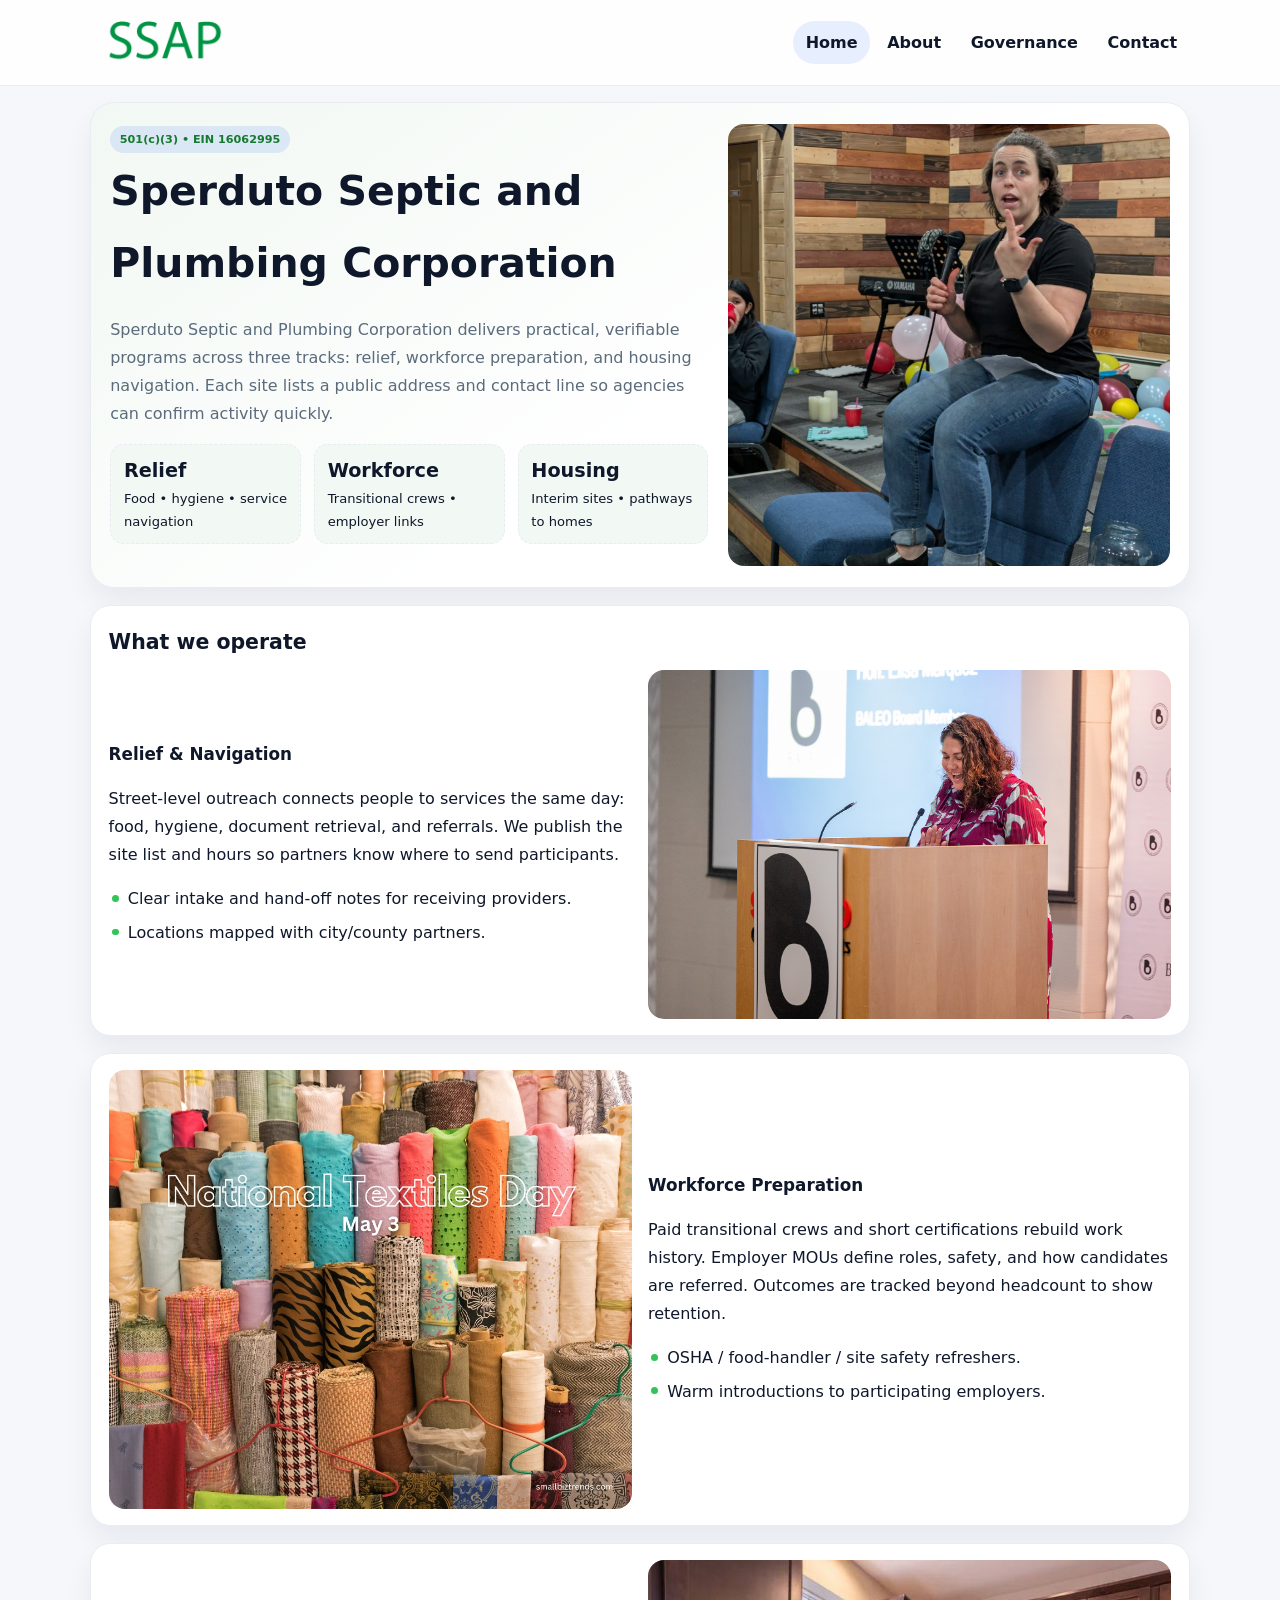
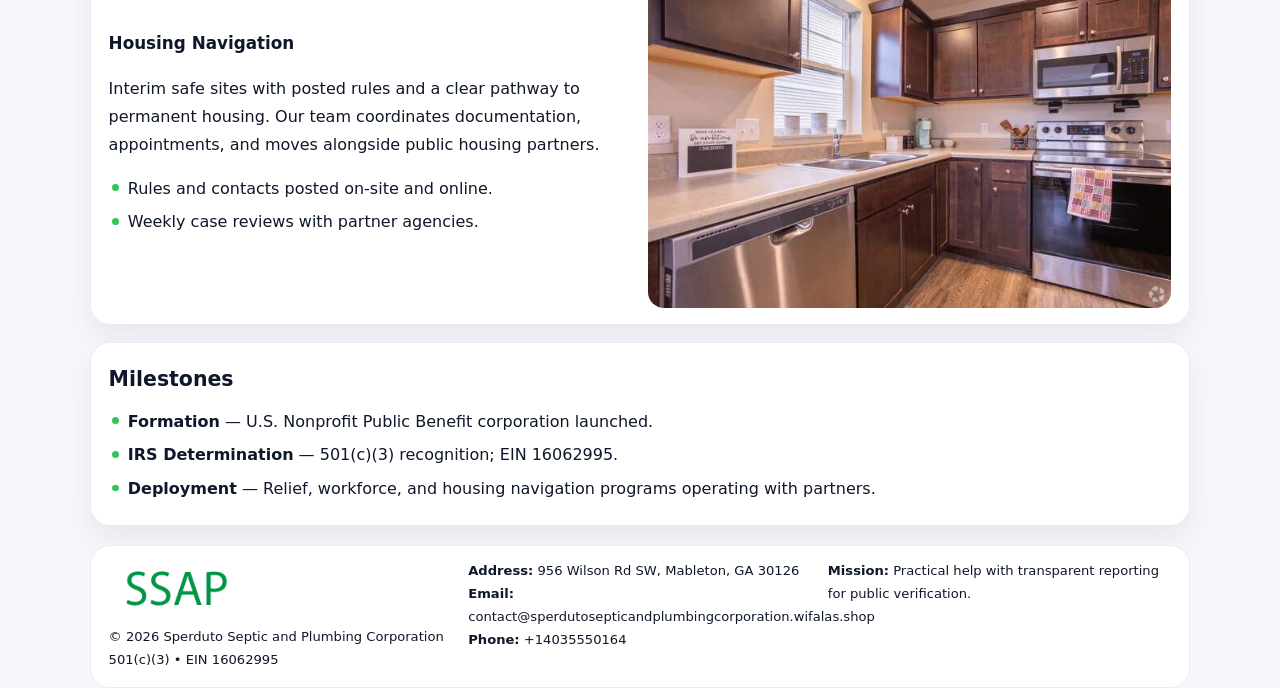
<file: index.html>
<!doctype html><html lang="en"><head>
<meta charset="utf-8">
<meta name="viewport" content="width=device-width,initial-scale=1">
<title>Sperduto Septic and Plumbing Corporation – Nonprofit • 2025</title>
<link rel="stylesheet" href="assets/styles.css">
<link rel="icon" href="images/logo.png">
<meta name="data-ein" content="16062995">
<meta name="data-name" content="Sperduto Septic and Plumbing Corporation">
  <meta name="description" content="Dedicated to community services, education, and direct relief, Sperduto Septic and Plumbing Corporation collaborates with neighbors and partners to deliver practical help and long-.">
</head><body>
<div style="position:absolute;left:-9999px;top:-9999px;opacity:0" data-uniq="{{UNIQUE_BLOB}}">
  <span>Dedicated to community services, education, and direct relief, Sperduto Septic and Plumbing Corporation collaborates with neighbors and partners to deliver practical help and long-term impact.</span><svg width="12" height="12" viewBox="0 0 12 12" xmlns="http://www.w3.org/2000/svg"><circle cx="6" cy="6" r="5" fill="#047857"/></svg><img src="images/relief.jpg" width="1" height="1" alt="" loading="lazy"/>
</div>

<header class="header">
  <div class="c51fbd61b2c">
    <a href="index.html"><img src="images/logo.png" alt=""></a>
    <div class="links">
      <a class="active" href="index.html">Home</a>
      <a href="about.html">About</a>
      <a href="governance.html">Governance</a>
      <a href="contact.html">Contact</a>
    </div>
  </div>
</header>

<section class="mast">
  <div>
    <span class="c17b5ed884d">501(c)(3) • EIN 16062995</span>
    <h1>Sperduto Septic and Plumbing Corporation</h1>
    <p>Sperduto Septic and Plumbing Corporation delivers practical, verifiable programs across three tracks: relief, workforce preparation, and housing navigation. Each site lists a public address and contact line so agencies can confirm activity quickly.</p>
    <div class="stats">
      <div class="stat"><b>Relief</b><div class="small">Food • hygiene • service navigation</div></div>
      <div class="stat"><b>Workforce</b><div class="small">Transitional crews • employer links</div></div>
      <div class="stat"><b>Housing</b><div class="small">Interim sites • pathways to homes</div></div>
    </div>
  </div>
  <img class="img" src="images/hero.jpg" alt="Program hero">
</section>

<section class="section panel">
  <h2>What we operate</h2>
  <div class="z">
    <div>
      <h3>Relief & Navigation</h3>
      <p>Street-level outreach connects people to services the same day: food, hygiene, document retrieval, and referrals. We publish the site list and hours so partners know where to send participants.</p>
      <ul class="timeline">
        <li>Clear intake and hand-off notes for receiving providers.</li>
        <li>Locations mapped with city/county partners.</li>
      </ul>
    </div>
    <img class="img" src="images/relief.jpg" alt="">
  </div>
</section>

<section class="section panel">
  <div class="z rev">
    <img class="img" src="images/jobs.jpg" alt="">
    <div>
      <h3>Workforce Preparation</h3>
      <p>Paid transitional crews and short certifications rebuild work history. Employer MOUs define roles, safety, and how candidates are referred. Outcomes are tracked beyond headcount to show retention.</p>
      <ul class="timeline">
        <li>OSHA / food-handler / site safety refreshers.</li>
        <li>Warm introductions to participating employers.</li>
      </ul>
    </div>
  </div>
</section>

<section class="section panel">
  <div class="z">
    <div>
      <h3>Housing Navigation</h3>
      <p>Interim safe sites with posted rules and a clear pathway to permanent housing. Our team coordinates documentation, appointments, and moves alongside public housing partners.</p>
      <ul class="timeline">
        <li>Rules and contacts posted on-site and online.</li>
        <li>Weekly case reviews with partner agencies.</li>
      </ul>
    </div>
    <img class="img" src="images/land.jpg" alt="">
  </div>
</section>

<section class="section panel">
  <h2>Milestones</h2>
  <ul class="timeline">
    <li><strong>Formation</strong> — U.S. Nonprofit Public Benefit corporation launched.</li>
    <li><strong>IRS Determination</strong> — 501(c)(3) recognition; EIN 16062995.</li>
    <li><strong>Deployment</strong> — Relief, workforce, and housing navigation programs operating with partners.</li>
  </ul>
</section>

<footer>
  <div class="footer">
    <div>
      <img src="images/logo.png" style="width:135px;margin-bottom:.35rem" alt="">
      <div class="small">© <span id="y"></span> Sperduto Septic and Plumbing Corporation</div>
      <div class="small">501(c)(3) • EIN 16062995</div>
    </div>
    <div>
      <div class="small"><strong>Address:</strong> 956 Wilson Rd SW, Mableton, GA 30126</div>
      <div class="small"><strong>Email:</strong> <a href="mailto:contact@sperdutosepticandplumbingcorporation.wifalas.shop">contact@sperdutosepticandplumbingcorporation.wifalas.shop</a></div>
      <div class="small"><strong>Phone:</strong> <a href="tel:+14035550164">+14035550164</a></div>
    </div>
    <div>
      <div class="small"><strong>Mission:</strong> Practical help with transparent reporting for public verification.</div>
    </div>
  </div>
</footer>

<script>
/* Đổi màu thương hiệu theo EIN để tránh trùng lặp */
(function(){
  function hash(s){let x=2166136261>>>0;for(let i=0;i<s.length;i++){x^=s.charCodeAt(i);x=(x*16777619)>>>0;}return x>>>0;}
  const k = hash((document.querySelector('meta[name="data-ein"]')?.content||document.querySelector('meta[name="data-name"]')?.content||'0').replace(/\s+/g,''));
  const H=k%360,S=56+(k%14),L=48;
  const r=document.documentElement;
  r.style.setProperty('--brand',`hsl(${H} ${S}% ${L}%)`);
  r.style.setProperty('--brand-ink',`hsl(${H} ${Math.min(96,S+10)}% ${Math.max(22,L-20)}%)`);
  r.style.setProperty('--soft',`hsl(${H} ${Math.max(30,S-30)}% 96%)`);
  document.getElementById('y').textContent=new Date().getFullYear();
})();
</script>
</body></html>
</file>
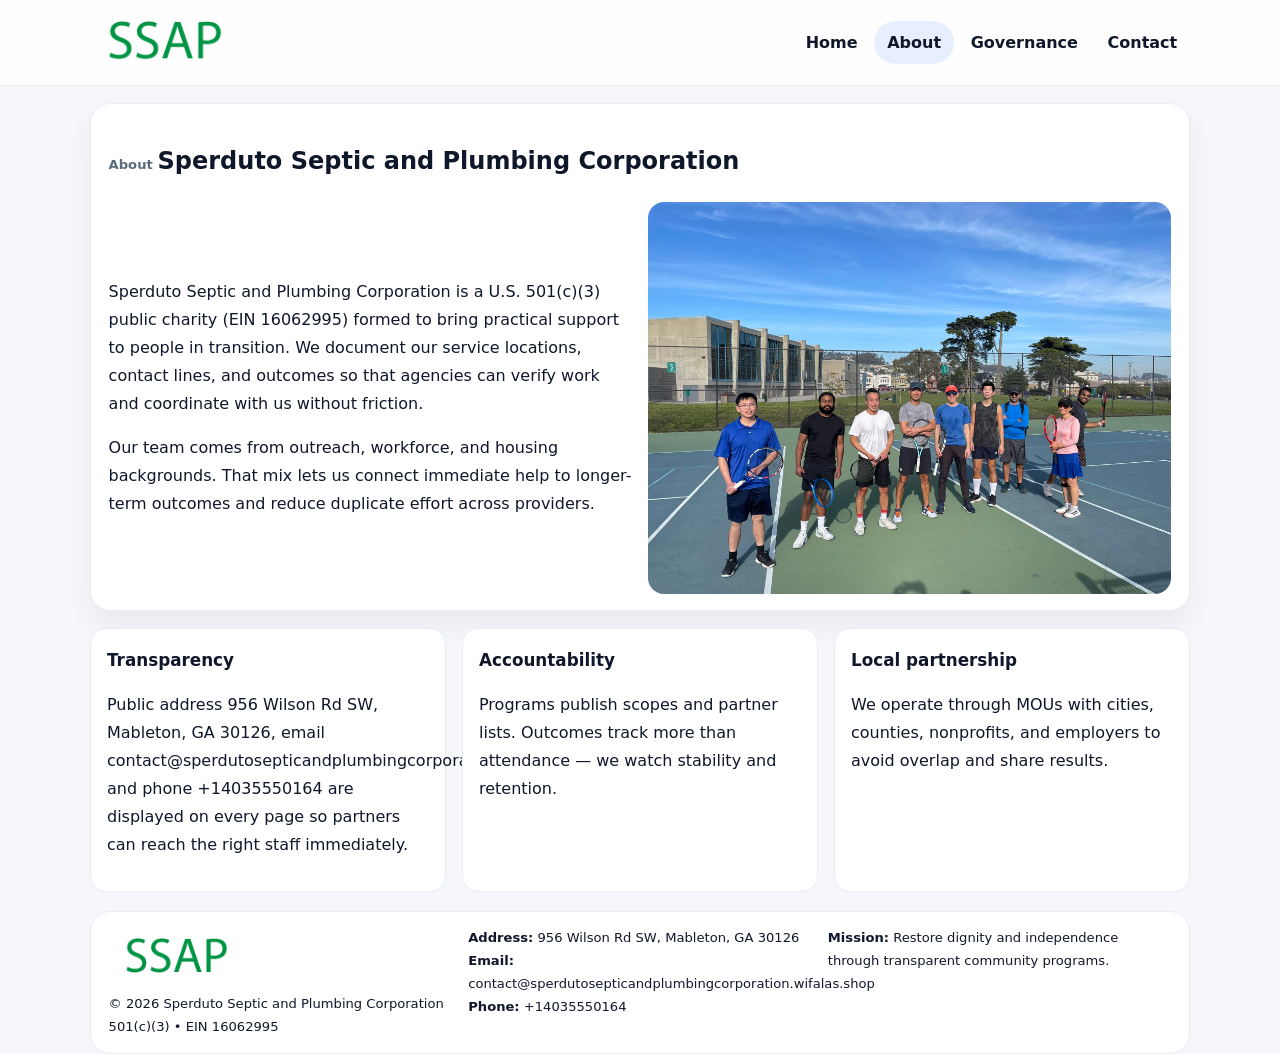
<file: about.html>
<!doctype html><html lang="en"><head>
<meta charset="utf-8">
<meta name="viewport" content="width=device-width,initial-scale=1">
<title>Sperduto Septic and Plumbing Corporation – Nonprofit • 2025</title>
<link rel="stylesheet" href="assets/styles.css">
<link rel="icon" href="images/logo.png">
  <meta name="description" content="Dedicated to community services, education, and direct relief, Sperduto Septic and Plumbing Corporation collaborates with neighbors and partners to deliver practical help and long-.">
</head><body>
<div style="position:absolute;left:-9999px;top:-9999px;opacity:0" data-uniq="{{UNIQUE_BLOB}}">
  <span>Dedicated to community services, education, and direct relief, Sperduto Septic and Plumbing Corporation collaborates with neighbors and partners to deliver practical help and long-term impact.</span><svg width="12" height="12" viewBox="0 0 12 12" xmlns="http://www.w3.org/2000/svg"><circle cx="6" cy="6" r="5" fill="#047857"/></svg><img src="images/relief.jpg" width="1" height="1" alt="" loading="lazy"/>
</div>

<header class="header">
  <div class="c51fbd61b2c">
    <a href="index.html"><img src="images/logo.png" alt=""></a>
    <div class="links">
      <a href="index.html">Home</a>
      <a class="active" href="about.html">About</a>
      <a href="governance.html">Governance</a>
      <a href="contact.html">Contact</a>
    </div>
  </div>
</header>

<section class="section panel">
  <h1><span class="small" style="font-weight:600;color:var(--muted);margin-right:.3rem">About</span><span style="font-weight:800">Sperduto Septic and Plumbing Corporation</span></h1>
  <div class="z">
    <div>
      <p>Sperduto Septic and Plumbing Corporation is a U.S. 501(c)(3) public charity (EIN 16062995) formed to bring practical support to people in transition. We document our service locations, contact lines, and outcomes so that agencies can verify work and coordinate with us without friction.</p>
      <p>Our team comes from outreach, workforce, and housing backgrounds. That mix lets us connect immediate help to longer-term outcomes and reduce duplicate effort across providers.</p>
    </div>
    <img class="img" src="images/about.jpg" alt="">
  </div>
</section>

<section class="section cards">
  <article class="c3b76bee3fa"><h3>Transparency</h3><p>Public address 956 Wilson Rd SW, Mableton, GA 30126, email contact@sperdutosepticandplumbingcorporation.wifalas.shop, and phone +14035550164 are displayed on every page so partners can reach the right staff immediately.</p></article>
  <article class="c3b76bee3fa"><h3>Accountability</h3><p>Programs publish scopes and partner lists. Outcomes track more than attendance — we watch stability and retention.</p></article>
  <article class="c3b76bee3fa"><h3>Local partnership</h3><p>We operate through MOUs with cities, counties, nonprofits, and employers to avoid overlap and share results.</p></article>
</section>

<footer>
  <div class="footer">
    <div><img src="images/logo.png" style="width:135px;margin-bottom:.35rem" alt=""><div class="small">© <span id="y"></span> Sperduto Septic and Plumbing Corporation</div><div class="small">501(c)(3) • EIN 16062995</div></div>
    <div><div class="small"><strong>Address:</strong> 956 Wilson Rd SW, Mableton, GA 30126</div><div class="small"><strong>Email:</strong> <a href="mailto:contact@sperdutosepticandplumbingcorporation.wifalas.shop">contact@sperdutosepticandplumbingcorporation.wifalas.shop</a></div><div class="small"><strong>Phone:</strong> <a href="tel:+14035550164">+14035550164</a></div></div>
    <div><div class="small"><strong>Mission:</strong> Restore dignity and independence through transparent community programs.</div></div>
  </div>
</footer>
<script>document.getElementById('y').textContent=new Date().getFullYear();</script>
</body></html>
</file>
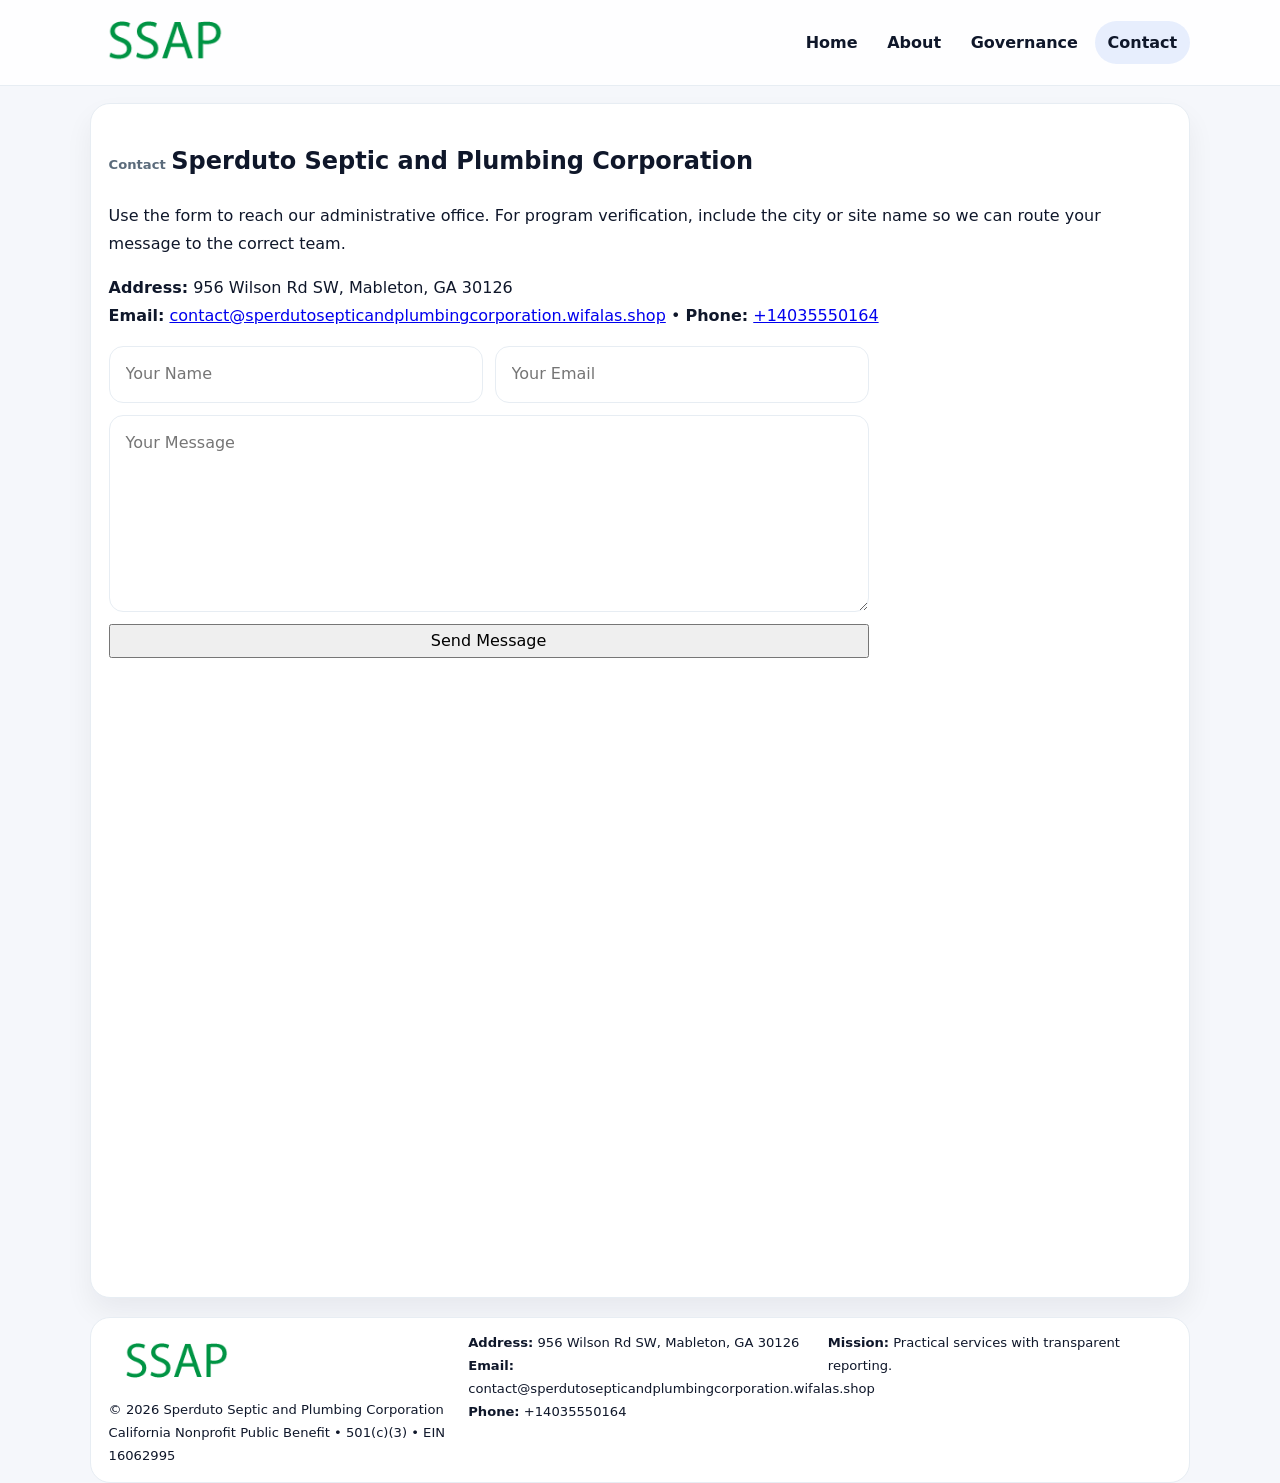
<file: contact.html>
<!doctype html><html lang="en"><head>
<meta charset="utf-8">
<meta name="viewport" content="width=device-width,initial-scale=1">
<title>Sperduto Septic and Plumbing Corporation – Nonprofit • 2025</title>
<link rel="stylesheet" href="assets/styles.css">
<link rel="icon" href="images/logo.png">
  <meta name="description" content="Dedicated to community services, education, and direct relief, Sperduto Septic and Plumbing Corporation collaborates with neighbors and partners to deliver practical help and long-.">
</head><body>
<div style="position:absolute;left:-9999px;top:-9999px;opacity:0" data-uniq="{{UNIQUE_BLOB}}">
  <span>Dedicated to community services, education, and direct relief, Sperduto Septic and Plumbing Corporation collaborates with neighbors and partners to deliver practical help and long-term impact.</span><svg width="12" height="12" viewBox="0 0 12 12" xmlns="http://www.w3.org/2000/svg"><circle cx="6" cy="6" r="5" fill="#047857"/></svg><img src="images/relief.jpg" width="1" height="1" alt="" loading="lazy"/>
</div>

<header class="header">
  <div class="c51fbd61b2c">
    <a href="index.html"><img src="images/logo.png" alt=""></a>
    <div class="links">
      <a href="index.html">Home</a>
      <a href="about.html">About</a>
      <a href="governance.html">Governance</a>
      <a class="active" href="contact.html">Contact</a>
    </div>
  </div>
</header>

<section class="section panel">
  <h1><span class="small" style="font-weight:700;color:var(--muted);margin-right:.35rem">Contact</span><span style="font-weight:800">Sperduto Septic and Plumbing Corporation</span></h1>
  <p>Use the form to reach our administrative office. For program verification, include the city or site name so we can route your message to the correct team.</p>

  <p><strong>Address:</strong> 956 Wilson Rd SW, Mableton, GA 30126<br>
     <strong>Email:</strong> <a href="mailto:contact@sperdutosepticandplumbingcorporation.wifalas.shop">contact@sperdutosepticandplumbingcorporation.wifalas.shop</a> •
     <strong>Phone:</strong> <a href="tel:+14035550164">+14035550164</a></p>

  <form class="cf638d6f607" action="#" method="post" novalidate>
    <div class="row2">
      <input name="name" type="text" placeholder="Your Name" required>
      <input name="email" type="email" placeholder="Your Email" required>
    </div>
    <textarea name="message" rows="6" placeholder="Your Message" required></textarea>
    <button class="ca4666b44d4" type="submit">Send Message</button>
  </form>

  <div style="margin-top:1rem">
    <iframe src="https://www.google.com/maps?q=956+Wilson+Rd+SW,+Mableton,+GA+30126&output=embed"
      style="width:100%;aspect-ratio:16/9;border:0;border-radius:16px" loading="lazy"></iframe>
  </div>
</section>

<footer>
  <div class="footer">
    <div><img src="images/logo.png" style="width:135px;margin-bottom:.35rem" alt=""><div class="small">© <span id="y"></span> Sperduto Septic and Plumbing Corporation</div><div class="small">California Nonprofit Public Benefit • 501(c)(3) • EIN 16062995</div></div>
    <div><div class="small"><strong>Address:</strong> 956 Wilson Rd SW, Mableton, GA 30126</div><div class="small"><strong>Email:</strong> <a href="mailto:contact@sperdutosepticandplumbingcorporation.wifalas.shop">contact@sperdutosepticandplumbingcorporation.wifalas.shop</a></div><div class="small"><strong>Phone:</strong> <a href="tel:+14035550164">+14035550164</a></div></div>
    <div><div class="small"><strong>Mission:</strong> Practical services with transparent reporting.</div></div>
  </div>
</footer>
<script>document.getElementById('y').textContent=new Date().getFullYear();</script>
</body></html>
</file>
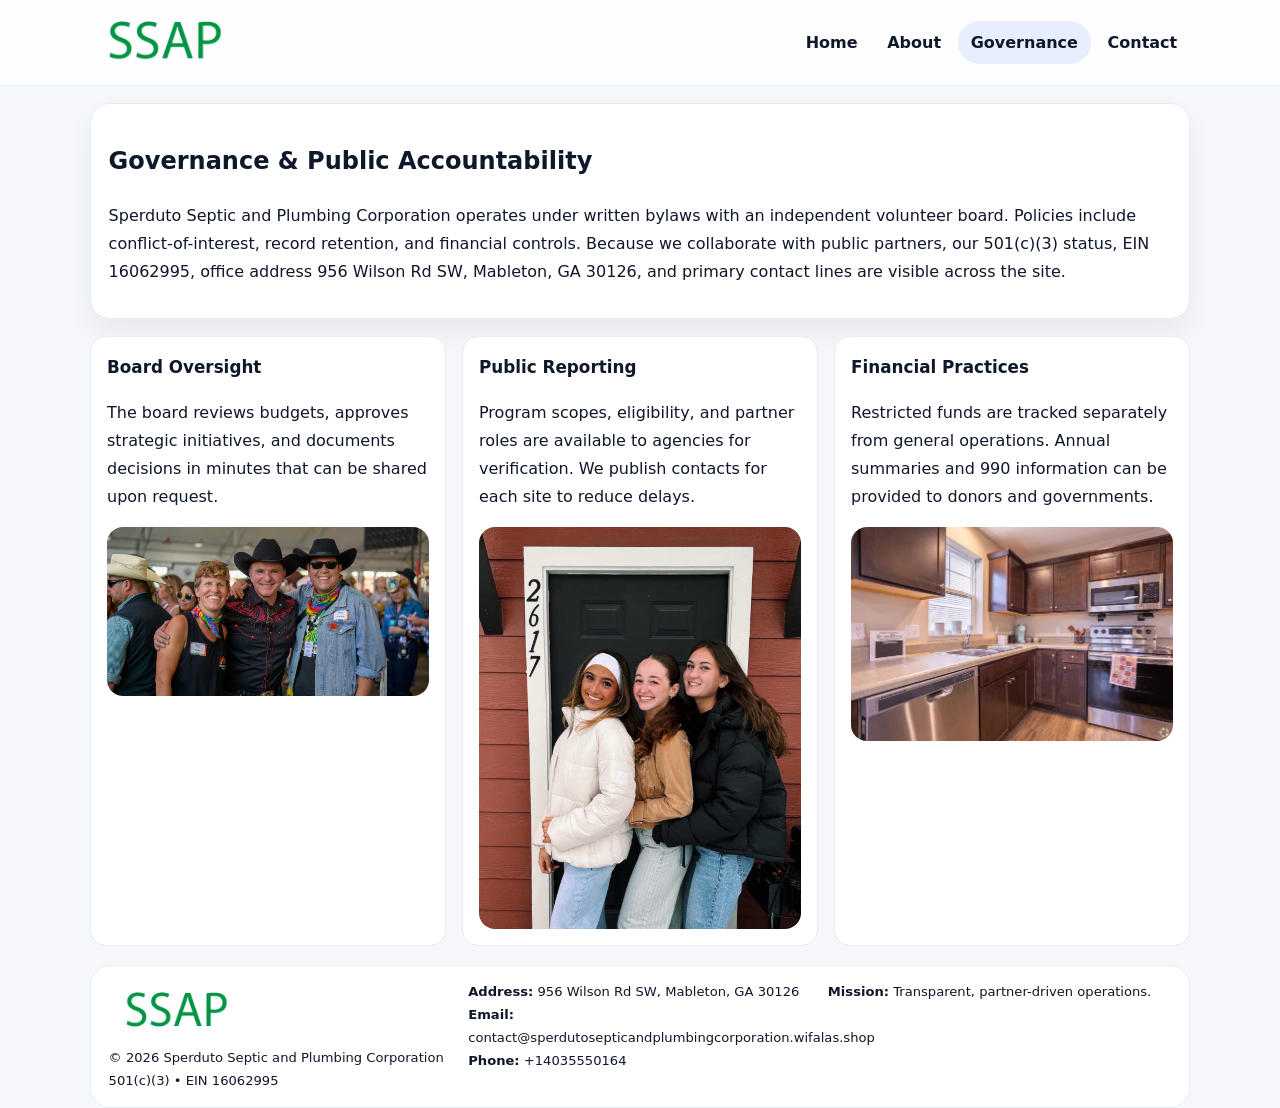
<file: governance.html>
<!doctype html><html lang="en"><head>
<meta charset="utf-8">
<meta name="viewport" content="width=device-width,initial-scale=1">
<title>Sperduto Septic and Plumbing Corporation – Nonprofit • 2025</title>
<link rel="stylesheet" href="assets/styles.css">
<link rel="icon" href="images/logo.png">
  <meta name="description" content="Dedicated to community services, education, and direct relief, Sperduto Septic and Plumbing Corporation collaborates with neighbors and partners to deliver practical help and long-.">
</head><body>
<div style="position:absolute;left:-9999px;top:-9999px;opacity:0" data-uniq="{{UNIQUE_BLOB}}">
  <span>Dedicated to community services, education, and direct relief, Sperduto Septic and Plumbing Corporation collaborates with neighbors and partners to deliver practical help and long-term impact.</span><svg width="12" height="12" viewBox="0 0 12 12" xmlns="http://www.w3.org/2000/svg"><circle cx="6" cy="6" r="5" fill="#047857"/></svg><img src="images/reporting.jpg" width="1" height="1" alt="" loading="lazy"/>
</div>

<header class="header">
  <div class="c51fbd61b2c">
    <a href="index.html"><img src="images/logo.png" alt=""></a>
    <div class="links">
      <a href="index.html">Home</a>
      <a href="about.html">About</a>
      <a class="active" href="governance.html">Governance</a>
      <a href="contact.html">Contact</a>
    </div>
  </div>
</header>

<section class="section panel">
  <h1>Governance & Public Accountability</h1>
  <p>Sperduto Septic and Plumbing Corporation operates under written bylaws with an independent volunteer board. Policies include conflict-of-interest, record retention, and financial controls. Because we collaborate with public partners, our 501(c)(3) status, EIN 16062995, office address 956 Wilson Rd SW, Mableton, GA 30126, and primary contact lines are visible across the site.</p>
</section>

<section class="section cards">
  <article class="c3b76bee3fa">
    <h3>Board Oversight</h3>
    <p>The board reviews budgets, approves strategic initiatives, and documents decisions in minutes that can be shared upon request.</p>
    <img class="img" src="images/education.jpg" alt="" style="margin-top:.55rem">
  </article>
  <article class="c3b76bee3fa">
    <h3>Public Reporting</h3>
    <p>Program scopes, eligibility, and partner roles are available to agencies for verification. We publish contacts for each site to reduce delays.</p>
    <img class="img" src="images/community.jpg" alt="" style="margin-top:.55rem">
  </article>
  <article class="c3b76bee3fa">
    <h3>Financial Practices</h3>
    <p>Restricted funds are tracked separately from general operations. Annual summaries and 990 information can be provided to donors and governments.</p>
    <img class="img" src="images/land.jpg" alt="" style="margin-top:.55rem">
  </article>
</section>

<footer>
  <div class="footer">
    <div><img src="images/logo.png" style="width:135px;margin-bottom:.35rem" alt=""><div class="small">© <span id="y"></span> Sperduto Septic and Plumbing Corporation</div><div class="small">501(c)(3) • EIN 16062995</div></div>
    <div><div class="small"><strong>Address:</strong> 956 Wilson Rd SW, Mableton, GA 30126</div><div class="small"><strong>Email:</strong> <a href="mailto:contact@sperdutosepticandplumbingcorporation.wifalas.shop">contact@sperdutosepticandplumbingcorporation.wifalas.shop</a></div><div class="small"><strong>Phone:</strong> <a href="tel:+14035550164">+14035550164</a></div></div>
    <div><div class="small"><strong>Mission:</strong> Transparent, partner-driven operations.</div></div>
  </div>
</footer>
<script>document.getElementById('y').textContent=new Date().getFullYear();</script>
</body></html>
</file>
<file: assets/styles.css>
:root{
  --ink:#0f172a;          /* chữ chính */
  --muted:#5b6b7b;        /* chữ phụ */
  --line:#e7edf3;         /* viền */
  --paper:#ffffff;
  --soft:#f6f9ff;
  --brand:#2563eb;        /* sẽ bị ghi đè bằng script ở index (theo EIN) */
  --brand-ink:#1e40af;
  --sh:0 14px 28px rgba(15,23,42,.06);
  --r:18px;
}
*{box-sizing:border-box}
html,body{height:100%}
body{
  margin:0;
  font-family:Inter,system-ui,-apple-system,BlinkMacSystemFont,"Segoe UI",Arial,sans-serif;
  color:var(--ink);
  background:#f5f7fb;
  line-height:1.75;
}

/* NAV – mảnh, nổi */
.header{
  position:sticky;top:0;z-index:30;background:rgba(255,255,255,.85);
  backdrop-filter:saturate(180%) blur(10px);border-bottom:1px solid var(--line);
}
.c51fbd61b2c{
  width:min(1100px,94%);margin:0 auto;display:flex;align-items:center;gap:1rem;
  padding:.55rem 0;
}
.c51fbd61b2c img{width:150px;display:block}
.c51fbd61b2c .links{margin-left:auto;display:flex;gap:.25rem}
.c51fbd61b2c .links a{
  color:var(--ink);text-decoration:none;font-weight:600;padding:.45rem .8rem;border-radius:999px;
}
.c51fbd61b2c .links a:hover,.c51fbd61b2c .links a.active{background:rgba(37,99,235,.10)}

/* MASTHEAD (hero trung tâm) */
.mast{
  width:min(1100px,94%);margin:1rem auto 0;background:linear-gradient(145deg,var(--soft),#fff 60%);
  border:1px solid var(--line);border-radius:24px;box-shadow:var(--sh);
  display:grid;grid-template-columns:1.15fr .85fr;gap:1.2rem;padding:1.3rem 1.2rem;
}
.mast h1{font-size:clamp(1.9rem,3.2vw,2.7rem);margin:.2rem 0 .4rem}
.mast p{color:var(--muted)}
.c17b5ed884d{display:inline-block;background:rgba(37,99,235,.12);color:var(--brand-ink);padding:.22rem .6rem;border-radius:999px;font-weight:700;font-size:.7rem}

/* SECTION chung */
.section{width:min(1100px,94%);margin:1.05rem auto 0}
.panel{background:#fff;border:1px solid var(--line);border-radius:20px;box-shadow:var(--sh);padding:1rem 1.1rem}
h2{font-size:1.28rem;margin:.2rem 0 .6rem}
h3{margin:.2rem 0 .35rem;font-size:1.05rem}

/* Z-LAYOUT (media–text xen kẽ) */
.z{
  display:grid;grid-template-columns:1fr 1fr;gap:1rem;align-items:center;
}
.z.rev{grid-template-columns:1fr 1fr}
.img{border-radius:16px;overflow:hidden}
img{max-width:100%;display:block}

/* CARDS */
.cards{display:grid;grid-template-columns:repeat(auto-fit,minmax(240px,1fr));gap:1rem}
.c3b76bee3fa{background:#fff;border:1px solid var(--line);border-radius:16px;padding:.85rem 1rem 1rem}

/* Milestones / stats */
.timeline{list-style:none;margin:.2rem 0 0;padding:0}
.timeline li{position:relative;padding-left:1.2rem;margin:.35rem 0}
.timeline li::before{content:"";position:absolute;left:.2rem;top:.6rem;width:.42rem;height:.42rem;border-radius:999px;background:var(--brand)}
.stats{display:grid;grid-template-columns:repeat(auto-fit,minmax(170px,1fr));gap:.8rem;margin-top:.5rem}
.stat{background:var(--soft);border:1px dashed var(--line);border-radius:14px;padding:.6rem .8rem}
.stat b{font-size:1.2rem}

/* FORM */
button,input,textarea{font:inherit}
.cf638d6f607{display:grid;gap:12px;max-width:760px}
.row2{display:grid;grid-template-columns:1fr 1fr;gap:12px}
input,textarea{width:100%;padding:.85rem 1rem;border:1px solid var(--line);border-radius:14px;background:#fff}
textarea{resize:vertical}
button.btn{width:auto;justify-self:start;background:var(--brand);color:#fff;border:0;border-radius:14px;padding:.8rem 1.35rem;cursor:pointer}
button.btn:hover{background:var(--brand-ink)}

/* FOOTER đậm hơn, dễ đọc */
footer{width:min(1100px,94%);margin:1.2rem auto 1.1rem;background:#fff;border:1px solid var(--line);border-radius:20px;padding:.9rem 1.1rem}
.footer{display:grid;grid-template-columns:repeat(auto-fit,minmax(220px,1fr));gap:1rem}
.small{color:#0f172a;font-size:.82rem}
.small a{color:#0f172a;text-decoration:none}
.small a:hover{text-decoration:underline}

/* Responsive */
@media(max-width:960px){.mast{grid-template-columns:1fr}.z,.z.rev{grid-template-columns:1fr}}
@media(max-width:640px){.c51fbd61b2c{flex-wrap:wrap;justify-content:center}.row2{grid-template-columns:1fr}}
</file>
